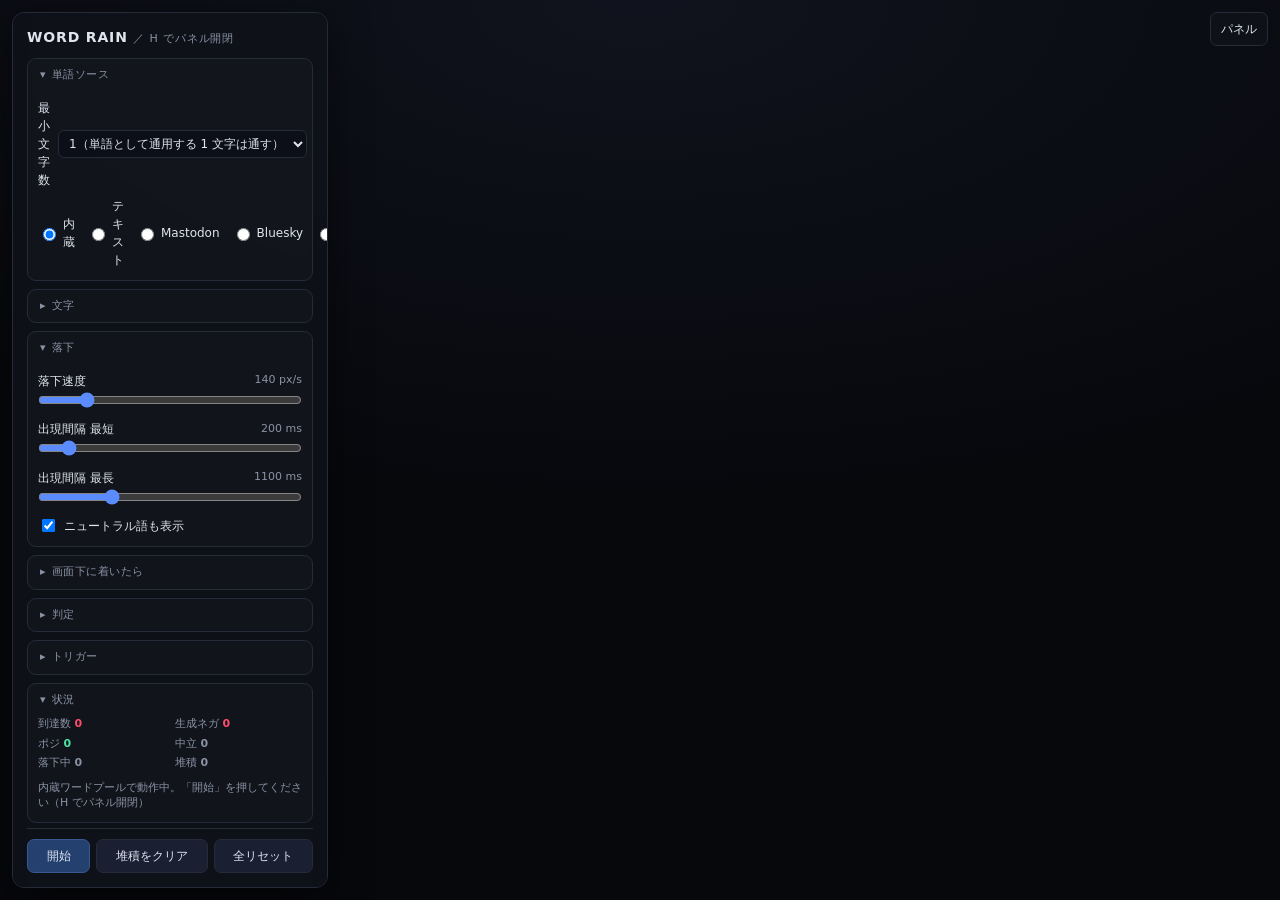
<file: index.html>
<!DOCTYPE html>
<html lang="ja">
<head>
<meta charset="utf-8">
<meta name="viewport" content="width=device-width,initial-scale=1,viewport-fit=cover">
<title>Word Rain — 落下する単語</title>
<meta name="description" content="単語が降ってきて、ネガティブな語だけが画面下に積み上がる。指定の数に達すると映像と音声が流れます。">
<meta name="theme-color" content="#07080c">
<meta property="og:title" content="Word Rain — 落下する単語">
<meta property="og:description" content="単語が降ってきて、ネガティブな語だけが画面下に積み上がる。">
<meta property="og:type" content="website">
<link rel="icon" href='data:image/svg+xml,<svg xmlns="http://www.w3.org/2000/svg" viewBox="0 0 32 32"><rect width="32" height="32" rx="7" fill="%2307080c"/><rect x="6" y="6" width="9" height="4" rx="2" fill="%234ee6a8"/><rect x="18" y="13" width="8" height="4" rx="2" fill="%238a93a6"/><rect x="4" y="21" width="24" height="5" rx="2.5" fill="%23ff4d6d"/></svg>'>
<!-- ?v= はキャッシュ対策。ファイルを更新したらこの数字を上げると閲覧者に確実に届く。 -->
<link rel="stylesheet" href="styles.css?v=12">
</head>
<body>

<canvas id="stage"></canvas>

<button id="btnToggle">パネル</button>

<div id="panel">
  <h1>WORD RAIN <span>／ H でパネル開閉</span></h1>

  <details open>
    <summary>単語ソース</summary>
    <label class="row" style="margin-bottom:8px">最小文字数
      <select id="minLen">
        <option value="1" selected>1（単語として通用する 1 文字は通す）</option>
        <option value="2">2 文字以上</option>
        <option value="3">3 文字以上</option>
      </select>
    </label>
    <div class="radios">
      <label><input type="radio" name="src" value="builtin" checked> 内蔵</label>
      <label><input type="radio" name="src" value="text"> テキスト</label>
      <label><input type="radio" name="src" value="mastodon"> Mastodon</label>
      <label><input type="radio" name="src" value="bluesky"> Bluesky</label>
      <label><input type="radio" name="src" value="hackernews"> Hacker News</label>
      <label><input type="radio" name="src" value="x"> X</label>
    </div>

    <div id="paneText" hidden style="margin-top:8px">
      <textarea id="pasteText" placeholder="ここにテキストを貼り付け（日本語は自動で分かち書きします）"></textarea>
      <div class="btns" style="margin-top:6px"><button id="btnLoadText">取り込む</button></div>
    </div>

    <div id="paneMastodon" hidden style="margin-top:8px">
      <label class="row">インスタンス <span class="val">認証不要</span></label>
      <input type="text" id="mHost" value="mstdn.jp" placeholder="mstdn.jp">
      <div class="btns" style="margin-top:6px"><button id="btnFetchM">今すぐ取得</button></div>
      <div class="note">公開タイムラインを 10 秒間隔で補充します。CORS を許可していないインスタンスは使えません（確認済み: mstdn.jp / fedibird.com）。</div>
    </div>

    <div id="paneBluesky" hidden style="margin-top:8px">
      <label class="row">フィード <span class="val">認証不要</span></label>
      <select id="bFeed">
        <option value="jp" selected>JP（日本語中心）</option>
        <option value="hot">What's Hot（多言語）</option>
        <option value="__custom__">カスタム at:// URI</option>
      </select>
      <input type="text" id="bCustom" placeholder="at://did:plc:.../app.bsky.feed.generator/..." disabled style="margin-top:6px">
      <div class="btns" style="margin-top:6px"><button id="btnFetchB">今すぐ取得</button></div>
      <div class="note">公開フィードを 10 秒間隔で補充します。検索 API (searchPosts) は CORS 非対応なのでフィード経由で取得しています。</div>
    </div>

    <div id="paneHN" hidden style="margin-top:8px">
      <div class="btns"><button id="btnFetchH">今すぐ取得</button></div>
      <div class="note">Hacker News の最新コメントを Algolia API から取得します。英語のみです。</div>
    </div>

    <div id="paneX" hidden style="margin-top:8px">
      <label class="row">プロキシ URL</label>
      <input type="text" id="xProxy" value="http://127.0.0.1:8787">
      <label class="row" style="margin-top:6px">検索クエリ</label>
      <input type="text" id="xQuery" value="lang:ja -is:retweet">
      <div class="btns" style="margin-top:6px">
        <button id="btnFetchX">今すぐ取得</button>
        <button id="btnDiagX">接続を診断</button>
      </div>
      <div class="note">x_proxy.py の起動と Bearer トークンが必要です。取得できないときは「接続を診断」を押すと原因が出ます。</div>
    </div>
  </details>

  <details>
    <summary>文字</summary>
    <label class="row">フォント</label>
    <select id="fontFamily">
      <option value='"Noto Sans JP","Yu Gothic UI","Hiragino Kaku Gothic ProN","Meiryo",system-ui,sans-serif'>既定（ゴシック）</option>
      <option value='"Yu Gothic UI","Yu Gothic",sans-serif'>游ゴシック</option>
      <option value='"Meiryo",sans-serif'>メイリオ</option>
      <option value='"MS PGothic","MS Gothic",sans-serif'>MS ゴシック</option>
      <option value='"Yu Mincho","MS PMincho",serif'>游明朝</option>
      <option value='"MS PMincho","MS Mincho",serif'>MS 明朝</option>
      <option value='"BIZ UDPGothic","BIZ UDGothic",sans-serif'>BIZ UDゴシック</option>
      <option value='"UD デジタル 教科書体 N-R","UD Digi Kyokasho N-R",serif'>UD デジタル教科書体</option>
      <option value='"HGP創英角ﾎﾟｯﾌﾟ体","HGSoeiKakupoptai",sans-serif'>HG創英角ポップ体</option>
      <option value='Impact,"Arial Black",sans-serif'>Impact</option>
      <option value='Georgia,"Times New Roman",serif'>Georgia</option>
      <option value='Consolas,"Courier New","MS Gothic",monospace'>Consolas（等幅）</option>
      <option id="optFontFile" value='"WordRainCustom"' hidden>読み込んだファイル</option>
      <option value="__custom__">カスタム指定（下の欄）</option>
    </select>

    <label class="row" style="margin-top:6px">カスタム font-family</label>
    <input type="text" id="fontCustom" placeholder='例: "Zen Maru Gothic", sans-serif' disabled>

    <label class="row" style="margin-top:6px">フォントファイル (.ttf/.otf/.woff2)</label>
    <input type="file" id="fontFile" accept=".ttf,.otf,.woff,.woff2,font/*">

    <label class="row" style="margin-top:6px">太さ</label>
    <select id="fontWeight">
      <option value="300">300 Light</option>
      <option value="400">400 Regular</option>
      <option value="600" selected>600 SemiBold</option>
      <option value="800">800 ExtraBold</option>
      <option value="900">900 Black</option>
    </select>

    <label class="row" style="margin-top:8px">文字サイズ 最小 <span class="val" id="sizeMinOut"></span></label>
    <input type="range" id="sizeMin" min="10" max="80" step="1" value="18">

    <label class="row">文字サイズ 最大 <span class="val" id="sizeMaxOut"></span></label>
    <input type="range" id="sizeMax" min="12" max="160" step="1" value="64">
  </details>

  <details open>
    <summary>落下</summary>
    <label class="row">落下速度 <span class="val" id="speedOut"></span></label>
    <input type="range" id="speed" min="10" max="800" step="5" value="140">

    <label class="row">出現間隔 最短 <span class="val" id="spawnMinOut"></span></label>
    <input type="range" id="spawnMin" min="20" max="2000" step="10" value="200">

    <label class="row">出現間隔 最長 <span class="val" id="spawnMaxOut"></span></label>
    <input type="range" id="spawnMax" min="50" max="4000" step="10" value="1100">

    <label class="check"><input type="checkbox" id="showNeutral" checked> ニュートラル語も表示</label>
  </details>

  <details>
    <summary>画面下に着いたら</summary>
    <label class="row">ネガティブ
      <select id="beh_negative">
        <option value="pile">積み上がる</option>
        <option value="bottom">下段に重なる</option>
        <option value="vanish">消える</option>
      </select>
    </label>
    <label class="row">ポジティブ
      <select id="beh_positive">
        <option value="pile">積み上がる</option>
        <option value="bottom">下段に重なる</option>
        <option value="vanish">消える</option>
      </select>
    </label>
    <label class="row">ニュートラル
      <select id="beh_neutral">
        <option value="pile">積み上がる</option>
        <option value="bottom">下段に重なる</option>
        <option value="vanish">消える</option>
      </select>
    </label>
    <label class="row">トリガー語
      <select id="beh_trigger">
        <option value="pile">積み上がる</option>
        <option value="bottom">下段に重なる</option>
        <option value="vanish">消える</option>
      </select>
    </label>
    <div class="note">既定はネガティブのみ積み上がり、ポジティブと中立は画面下で消えます。トリガー語に指定した語は極性より優先され、金色で降ってきます。</div>
  </details>

  <details>
    <summary>判定</summary>
    <label class="row">感度
      <select id="sensitivity">
        <option value="strict">厳格（辞書の完全一致のみ）</option>
        <option value="normal">標準</option>
        <option value="sensitive" selected>敏感</option>
      </select>
    </label>
    <div class="note">「敏感」は形態素や接頭辞からも推測するので取りこぼしが減りますが、中立語を巻き込むことがあります。「厳格」は辞書に載っている語だけを色分けします。</div>
    <label class="row" style="margin-top:6px">語を試す</label>
    <input type="text" id="probe" placeholder="単語を入力すると判定が出ます">
    <div class="note" id="probeOut">—</div>
  </details>

  <details>
    <summary>トリガー</summary>
    <label class="row">数える対象
      <select id="trigTarget">
        <option value="negative" selected>ネガティブな語</option>
        <option value="positive">ポジティブな語</option>
        <option value="neutral">中立の語</option>
        <option value="any">すべての語</option>
        <option value="words">指定した単語</option>
      </select>
    </label>

    <div id="paneTrigWords" hidden style="margin-top:6px">
      <label class="row">トリガー語（空白・カンマ区切り）</label>
      <input type="text" id="trigWords" placeholder="例: 地震 台風 停電">
      <label class="check"><input type="checkbox" id="trigPartial" checked> 部分一致で数える（地震 → 地震速報 も数える）</label>
      <div class="note" id="trigWordsNote">—</div>
    </div>

    <label class="row" style="margin-top:6px">到達数の閾値 <span class="val" id="thresholdOut"></span></label>
    <input type="range" id="threshold" min="1" max="200" step="1" value="20">

    <div class="gauge"><div id="gaugeFill"></div></div>
    <div class="counts" style="margin-bottom:8px">
      <span id="gaugeCaption">到達ネガ</span> <b id="gaugeLabel">0 / 20</b>
    </div>

    <label class="row">映像ファイル</label>
    <input type="file" id="videoFile" accept="video/*">
    <div class="mname" id="videoName">未選択</div>

    <label class="row">音声ファイル</label>
    <input type="file" id="audioFile" accept="audio/*">
    <div class="mname" id="audioName">未選択</div>

    <label class="check"><input type="checkbox" id="autoReset" checked> 再生後にカウンタと堆積をリセット</label>
    <div class="btns" style="margin-top:8px"><button id="btnTest">トリガーをテスト再生</button></div>
  </details>

  <details open>
    <summary>状況</summary>
    <div class="counts">
      <span class="neg">到達数 <b id="cNeg">0</b></span>
      <span class="neg">生成ネガ <b id="cNegTotal">0</b></span>
      <span class="pos">ポジ <b id="cPos">0</b></span>
      <span class="neu">中立 <b id="cNeu">0</b></span>
      <span>落下中 <b id="cAir">0</b></span>
      <span>堆積 <b id="cPile">0</b></span>
    </div>
    <div class="status err" id="status">スクリプトが実行されていません。Brave のシールド（ライオンのアイコン）で「スクリプトをブロック」が有効になっていないか確認してください。</div>
    <noscript><div class="status err">JavaScript が無効です。</div></noscript>
  </details>

  <div class="btns actions">
    <button id="btnStart" class="primary">開始</button>
    <button id="btnClear">堆積をクリア</button>
    <button id="btnReset">全リセット</button>
  </div>
</div>

<div id="overlay" hidden>
  <video id="trigVideo" playsinline></video>
  <audio id="trigAudio"></audio>
  <div class="hint" id="overlayHint">クリック / Esc で閉じる</div>
</div>

<script src="sentiment.js?v=12"></script>
<script src="wordsource.js?v=12"></script>
<script src="app.js?v=12"></script>
</body>
</html>
</file>
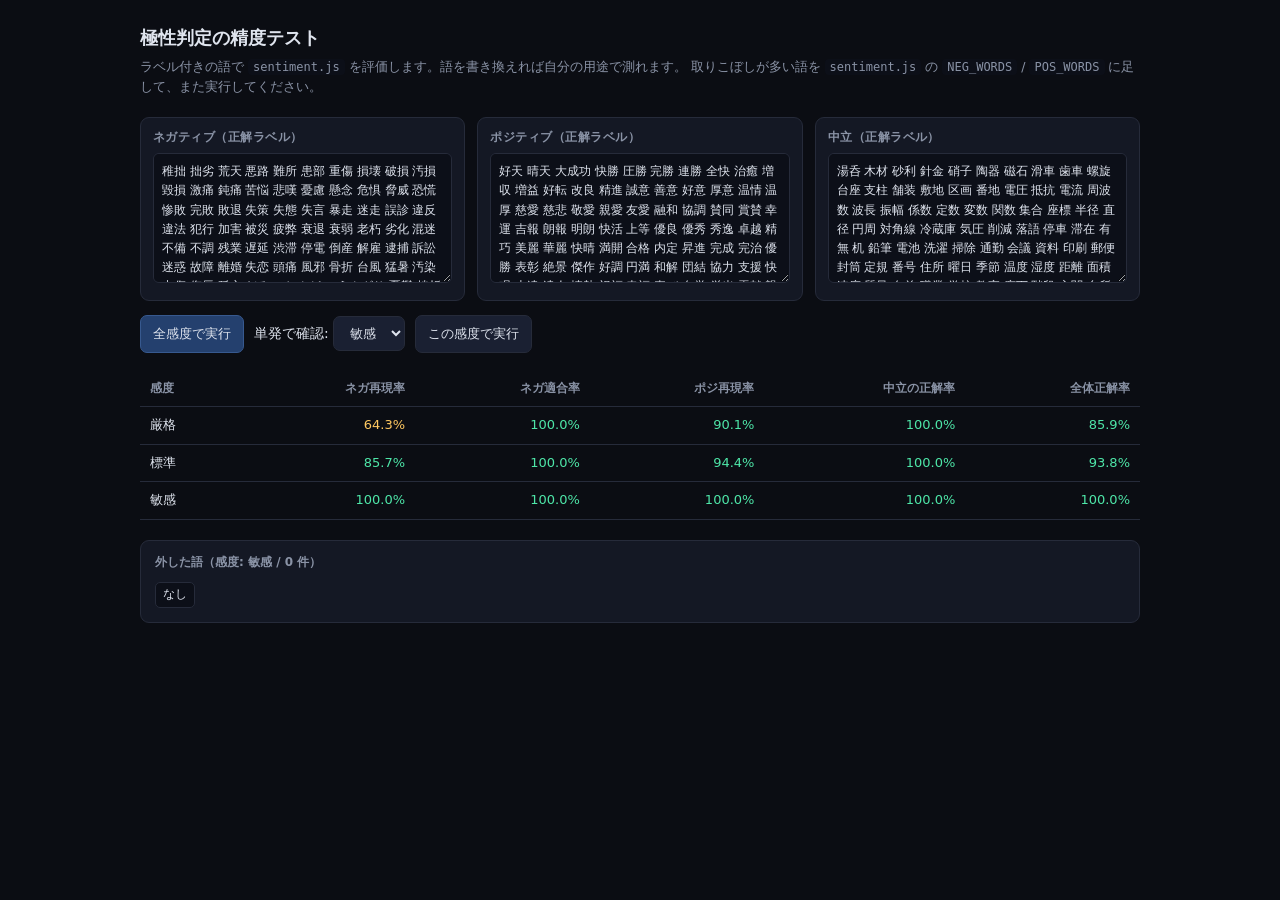
<file: sentiment-test.html>
<!DOCTYPE html>
<html lang="ja">
<head>
<meta charset="utf-8">
<meta name="viewport" content="width=device-width,initial-scale=1">
<title>極性判定の精度テスト — Word Rain</title>
<link rel="icon" href='data:image/svg+xml,<svg xmlns="http://www.w3.org/2000/svg" viewBox="0 0 32 32"><rect width="32" height="32" rx="7" fill="%2307080c"/><rect x="4" y="14" width="24" height="4" rx="2" fill="%234ee6a8"/><rect x="4" y="21" width="14" height="4" rx="2" fill="%23ff4d6d"/></svg>'>
<style>
  :root { --bg:#0b0d13; --panel:#141824; --line:#262b3a; --text:#dfe4ee; --muted:#8a93a6;
          --pos:#4ee6a8; --neg:#ff4d6d; --neu:#8a93a6; }
  * { box-sizing: border-box; }
  body { margin:0; padding:24px; background:var(--bg); color:var(--text);
         font:14px/1.6 "Noto Sans JP","Yu Gothic UI",Meiryo,system-ui,sans-serif; }
  h1 { font-size:18px; margin:0 0 4px; }
  p.lead { color:var(--muted); font-size:12.5px; margin:0 0 20px; }
  .wrap { max-width:1000px; margin:0 auto; }
  .grid { display:grid; grid-template-columns:repeat(auto-fit,minmax(260px,1fr)); gap:12px; margin-bottom:14px; }
  .box { background:var(--panel); border:1px solid var(--line); border-radius:9px; padding:10px 12px; }
  .box h2 { font-size:12px; margin:0 0 6px; color:var(--muted); font-weight:600; letter-spacing:.04em; }
  textarea { width:100%; min-height:130px; background:#0c0f18; color:var(--text);
             border:1px solid var(--line); border-radius:6px; padding:8px; font:inherit; font-size:12px; resize:vertical; }
  .controls { display:flex; gap:10px; align-items:center; flex-wrap:wrap; margin-bottom:18px; }
  select, button { background:#1a2032; color:var(--text); border:1px solid var(--line);
                   border-radius:7px; padding:8px 12px; font:inherit; font-size:13px; }
  button { cursor:pointer; }
  button.primary { background:#24406e; border-color:#37598f; }
  table { width:100%; border-collapse:collapse; margin-bottom:20px; font-size:13px; }
  th, td { text-align:right; padding:8px 10px; border-bottom:1px solid var(--line); }
  th:first-child, td:first-child { text-align:left; }
  th { color:var(--muted); font-weight:600; font-size:11.5px; }
  td.num { font-variant-numeric:tabular-nums; }
  .good { color:var(--pos); } .bad { color:var(--neg); } .mid { color:#ffc861; }
  .misses { background:var(--panel); border:1px solid var(--line); border-radius:9px; padding:12px 14px; margin-bottom:14px; }
  .misses h2 { font-size:12px; margin:0 0 8px; color:var(--muted); }
  .chip { display:inline-block; background:#0c0f18; border:1px solid var(--line); border-radius:5px;
          padding:2px 7px; margin:2px 3px 2px 0; font-size:12px; }
  .chip b { font-weight:600; }
  .neg b { color:var(--neg); } .pos b { color:var(--pos); } .neu b { color:var(--neu); }
  code { background:#0c0f18; padding:1px 5px; border-radius:4px; font-size:12px; }
</style>
</head>
<body>
<div class="wrap">
  <h1>極性判定の精度テスト</h1>
  <p class="lead">
    ラベル付きの語で <code>sentiment.js</code> を評価します。語を書き換えれば自分の用途で測れます。
    取りこぼしが多い語を <code>sentiment.js</code> の <code>NEG_WORDS</code> / <code>POS_WORDS</code> に足して、また実行してください。
  </p>

  <div class="grid">
    <div class="box">
      <h2>ネガティブ（正解ラベル）</h2>
      <textarea id="setNeg"></textarea>
    </div>
    <div class="box">
      <h2>ポジティブ（正解ラベル）</h2>
      <textarea id="setPos"></textarea>
    </div>
    <div class="box">
      <h2>中立（正解ラベル）</h2>
      <textarea id="setNeu"></textarea>
    </div>
  </div>

  <div class="controls">
    <button class="primary" id="run">全感度で実行</button>
    <label>単発で確認:
      <select id="lv">
        <option value="strict">厳格</option>
        <option value="normal">標準</option>
        <option value="sensitive" selected>敏感</option>
      </select>
    </label>
    <button id="runOne">この感度で実行</button>
  </div>

  <table id="tbl">
    <thead>
      <tr><th>感度</th><th>ネガ再現率</th><th>ネガ適合率</th><th>ポジ再現率</th><th>中立の正解率</th><th>全体正解率</th></tr>
    </thead>
    <tbody></tbody>
  </table>

  <div class="misses" id="misses"></div>
</div>

<script src="sentiment.js"></script>
<script>
(function () {
  'use strict';

  // 既定のテストセット。中立には、形態素マッチが巻き込みやすい語をわざと入れてある
  // （冷蔵庫・気圧・落語・停車・滞在・電圧 など）。
  const DEFAULTS = {
    neg: '稚拙 拙劣 荒天 悪路 難所 患部 重傷 損壊 破損 汚損 毀損 激痛 鈍痛 苦悩 悲嘆 憂慮 懸念 危惧 ' +
         '脅威 恐慌 惨敗 完敗 敗退 失策 失態 失言 暴走 迷走 誤診 違反 違法 犯行 加害 被災 疲弊 衰退 ' +
         '衰弱 老朽 劣化 混迷 不備 不調 残業 遅延 渋滞 停電 倒産 解雇 逮捕 訴訟 迷惑 故障 離婚 失恋 ' +
         '頭痛 風邪 骨折 台風 猛暑 汚染 中傷 侮辱 孤立 だるい しんどい うんざり 憂鬱 挫折 悪夢 良くない',
    pos: '好天 晴天 大成功 快勝 圧勝 完勝 連勝 全快 治癒 増収 増益 好転 改良 精進 誠意 善意 好意 厚意 ' +
         '温情 温厚 慈愛 慈悲 敬愛 親愛 友愛 融和 協調 賛同 賞賛 幸運 吉報 朗報 明朗 快活 上等 優良 ' +
         '優秀 秀逸 卓越 精巧 美麗 華麗 快晴 満開 合格 内定 昇進 完成 完治 優勝 表彰 絶景 傑作 好調 ' +
         '円満 和解 団結 協力 支援 快眠 上達 達人 情熱 祝福 幸福 喜び 名誉 栄光 貢献 親切 悪くない',
    neu: '湯呑 木材 砂利 針金 硝子 陶器 磁石 滑車 歯車 螺旋 台座 支柱 舗装 敷地 区画 番地 電圧 抵抗 ' +
         '電流 周波数 波長 振幅 係数 定数 変数 関数 集合 座標 半径 直径 円周 対角線 冷蔵庫 気圧 削減 ' +
         '落語 停車 滞在 有無 机 鉛筆 電池 洗濯 掃除 通勤 会議 資料 印刷 郵便 封筒 定規 番号 住所 ' +
         '曜日 季節 温度 湿度 距離 面積 速度 質量 名前 職業 学校 教室 廊下 階段 玄関 台所 浴室 寝室 ' +
         '倉庫 駐車場 交差点 信号 歩道 線路 改札 座席 帽子 靴下 醤油 味噌 包丁 茶碗 少ない'
  };

  const $ = id => document.getElementById(id);
  const words = t => t.trim().split(/[\s,、。]+/).filter(Boolean);

  $('setNeg').value = DEFAULTS.neg;
  $('setPos').value = DEFAULTS.pos;
  $('setNeu').value = DEFAULTS.neu;

  function evaluate(level) {
    Sentiment.setSensitivity(level);
    const sets = { negative: words($('setNeg').value), positive: words($('setPos').value), neutral: words($('setNeu').value) };
    const misses = [];
    const hit = {};
    let total = 0, correct = 0;

    for (const gold of ['negative', 'positive', 'neutral']) {
      let ok = 0;
      for (const w of sets[gold]) {
        const got = Sentiment.classify(w);
        total++;
        if (got === gold) { ok++; correct++; } else { misses.push({ word: w, gold, got }); }
      }
      hit[gold] = sets[gold].length ? ok / sets[gold].length : 0;
    }

    // ネガ適合率 = ネガと判定したもののうち本当にネガだった割合
    const tp = sets.negative.filter(w => Sentiment.classify(w) === 'negative').length;
    const fp = sets.positive.concat(sets.neutral).filter(w => Sentiment.classify(w) === 'negative').length;

    return {
      level,
      negRecall: hit.negative,
      negPrecision: (tp + fp) ? tp / (tp + fp) : 0,
      posRecall: hit.positive,
      neuAcc: hit.neutral,
      overall: total ? correct / total : 0,
      misses
    };
  }

  function pct(v) { return (v * 100).toFixed(1) + '%'; }
  function cls(v) { return v >= 0.85 ? 'good' : v >= 0.6 ? 'mid' : 'bad'; }

  function render(rows, missesOf) {
    const tb = $('tbl').querySelector('tbody');
    tb.innerHTML = '';
    const NAME = { strict: '厳格', normal: '標準', sensitive: '敏感' };
    for (const r of rows) {
      const tr = document.createElement('tr');
      tr.innerHTML = '<td>' + NAME[r.level] + '</td>' +
        ['negRecall', 'negPrecision', 'posRecall', 'neuAcc', 'overall']
          .map(k => '<td class="num ' + cls(r[k]) + '">' + pct(r[k]) + '</td>').join('');
      tb.appendChild(tr);
    }

    const box = $('misses');
    box.innerHTML = '<h2>外した語（感度: ' + NAME[missesOf.level] + ' / ' + missesOf.misses.length + ' 件）</h2>';
    if (!missesOf.misses.length) {
      box.insertAdjacentHTML('beforeend', '<span class="chip">なし</span>');
      return;
    }
    const JA = { negative: 'ネガ', positive: 'ポジ', neutral: '中立' };
    for (const m of missesOf.misses) {
      box.insertAdjacentHTML('beforeend',
        '<span class="chip ' + m.got.slice(0, 3) + '">' + m.word +
        ' <b>' + JA[m.gold] + '→' + JA[m.got] + '</b></span>');
    }
  }

  $('run').addEventListener('click', () => {
    const rows = ['strict', 'normal', 'sensitive'].map(evaluate);
    render(rows, rows[2]);
    Sentiment.setSensitivity('sensitive');
  });

  $('runOne').addEventListener('click', () => {
    const r = evaluate($('lv').value);
    render([r], r);
  });

  $('run').click();
})();
</script>
</body>
</html>
</file>
<file: styles.css>
:root {
  --bg: #07080c;
  --panel: rgba(16, 18, 26, .92);
  --line: #262b3a;
  --text: #dfe4ee;
  --muted: #8a93a6;
  --pos: #4ee6a8;
  --neg: #ff4d6d;
  --neu: #8a93a6;
}

* { box-sizing: border-box; }

html, body {
  margin: 0; height: 100%; overflow: hidden;
  background: var(--bg); color: var(--text);
  font: 13px/1.5 "Noto Sans JP", "Yu Gothic UI", "Hiragino Kaku Gothic ProN", Meiryo, system-ui, sans-serif;
}

#stage {
  position: fixed; inset: 0; width: 100%; height: 100%;
  background: radial-gradient(120% 80% at 50% 0%, #10131d 0%, #07080c 70%);
}

/* ---- コントロールパネル ---- */
#panel {
  position: fixed; top: 12px; left: 12px; width: 316px;
  max-height: calc(100vh - 24px); overflow-y: auto;
  /* 下端に貼り付いた操作ボタンの下にコントロールが潜り込まないようにする */
  scroll-padding-bottom: 64px;
  background: var(--panel); border: 1px solid var(--line); border-radius: 12px;
  padding: 14px; backdrop-filter: blur(8px);
  box-shadow: 0 12px 40px rgba(0,0,0,.55);
  transition: transform .2s ease, opacity .2s ease;
}
#panel.hidden { transform: translateX(-340px); opacity: 0; pointer-events: none; }

h1 { margin: 0 0 10px; font-size: 14px; letter-spacing: .06em; }
h1 span { color: var(--muted); font-weight: 400; font-size: 11px; }

details {
  border: 1px solid var(--line); border-radius: 9px; margin: 0 0 8px; padding: 0 10px;
  background: rgba(255,255,255,.015);
}
details[open] { padding-bottom: 11px; }
summary {
  color: var(--muted); font-size: 11px; letter-spacing: .04em;
  padding: 8px 2px; cursor: pointer; list-style: none; user-select: none;
}
summary::-webkit-details-marker { display: none; }
summary::before { content: '▸ '; display: inline-block; width: 12px; }
details[open] > summary::before { content: '▾ '; }
summary:hover { color: var(--text); }

label.row { display: flex; align-items: center; justify-content: space-between; gap: 8px; margin: 7px 0 2px; font-size: 12px; }
label.row .val { color: var(--muted); font-variant-numeric: tabular-nums; font-size: 11px; }
input[type=range] { width: 100%; accent-color: #5b8cff; margin: 0 0 4px; }
input[type=text], textarea {
  width: 100%; background: #0c0f18; border: 1px solid var(--line); border-radius: 6px;
  color: var(--text); padding: 6px 8px; font: inherit; font-size: 12px;
}
textarea { resize: vertical; min-height: 66px; }
input[type=file] { width: 100%; font-size: 11px; color: var(--muted); }
select {
  background: #0c0f18; border: 1px solid var(--line); border-radius: 6px;
  color: var(--text); padding: 5px 6px; font: inherit; font-size: 12px; max-width: 100%;
}
label.row select { flex: 0 0 auto; }
#fontFamily, #fontWeight { width: 100%; }
input[type=text]:disabled { opacity: .45; }

.note { color: var(--muted); font-size: 10.5px; line-height: 1.5; margin-top: 6px; }
.note.warn { color: #ffc861; }
.note.negative { color: var(--neg); font-size: 12px; }
.note.positive { color: var(--pos); font-size: 12px; }
.note.neutral  { color: var(--neu); font-size: 12px; }

.radios { display: flex; gap: 12px; font-size: 12px; }
.radios label { display: flex; align-items: center; gap: 4px; cursor: pointer; }
.check { display: flex; align-items: center; gap: 6px; font-size: 12px; margin: 6px 0 0; cursor: pointer; }

.btns { display: flex; gap: 6px; flex-wrap: wrap; }
button {
  flex: 1 1 auto; background: #1a2032; color: var(--text);
  border: 1px solid var(--line); border-radius: 7px; padding: 7px 10px;
  font: inherit; font-size: 12px; cursor: pointer;
}
button:hover { background: #232b42; }
button.on { background: #b4243c; border-color: #d84a60; }
button.primary { background: #24406e; border-color: #37598f; }

.mname { color: var(--muted); font-size: 11px; word-break: break-all; margin: 2px 0 6px; }

/* パネルが縦に長いので、開始ボタンの行は常に見える位置に貼り付ける */
.actions {
  position: sticky; bottom: -14px; z-index: 2;
  background: var(--panel); padding: 10px 0 14px; margin-bottom: -14px;
  border-top: 1px solid var(--line);
}

/* ---- 計測 ---- */
.gauge { height: 8px; background: #141824; border-radius: 5px; overflow: hidden; margin: 6px 0 4px; }
.gauge > div { height: 100%; width: 0; background: linear-gradient(90deg, #ff4d6d55, #ff4d6d); transition: width .15s linear; }
.counts { display: grid; grid-template-columns: repeat(2, 1fr); gap: 3px 10px; font-size: 11px; color: var(--muted); }
.counts b { font-variant-numeric: tabular-nums; font-weight: 600; }
.neg b { color: var(--neg); } .pos b { color: var(--pos); } .neu b { color: var(--neu); }

.status { margin-top: 8px; font-size: 11px; line-height: 1.45; color: var(--muted); min-height: 2.2em; }
.status.ok { color: var(--pos); }
.status.warn { color: #ffc861; }
.status.err { color: var(--neg); }

#btnToggle {
  position: fixed; top: 12px; right: 12px; width: auto; flex: none;
  background: rgba(16,18,26,.9); z-index: 5;
}

/* ---- トリガーオーバーレイ ---- */
#fatal {
  position: fixed; left: 50%; top: 24px; transform: translateX(-50%);
  max-width: min(720px, 90vw); z-index: 80;
  background: #3a0b16; border: 1px solid var(--neg); border-radius: 9px;
  color: #ffd7de; padding: 10px 14px; font-size: 12px; line-height: 1.6;
}

#overlay {
  position: fixed; inset: 0; z-index: 50; background: #000;
  display: flex; align-items: center; justify-content: center;
  opacity: 0; transition: opacity .25s ease;
}
/* hidden 属性の UA スタイル(display:none)より上の display:flex が勝ってしまうため、
   明示的に打ち消す。これが無いと透明なオーバーレイが全クリックを吸う。 */
#overlay[hidden] { display: none; }
#overlay.on { opacity: 1; }
#overlay video { max-width: 100%; max-height: 100%; }
#overlay.flash { animation: flash .5s steps(2) infinite; }
@keyframes flash { 0% { background: #000; } 50% { background: #7a0018; } 100% { background: #000; } }
/* ---- スマホ ---- */
@media (max-width: 640px) {
  #panel {
    left: 8px; right: 8px; width: auto; top: 8px;
    max-height: 64vh; padding: 12px;
  }
  #panel.hidden { transform: translateY(-130%); }
  #btnToggle { top: 8px; right: 8px; padding: 10px 14px; }
  .radios { flex-wrap: wrap; gap: 8px 14px; }
  summary { padding: 11px 2px; font-size: 12px; }
  button { padding: 10px 12px; }
  input[type=range] { height: 26px; }
  label.row { margin: 9px 0 2px; }
}

#overlay .hint {
  position: absolute; bottom: 18px; left: 0; right: 0; text-align: center;
  color: #6d7488; font-size: 12px;
}
</file>
